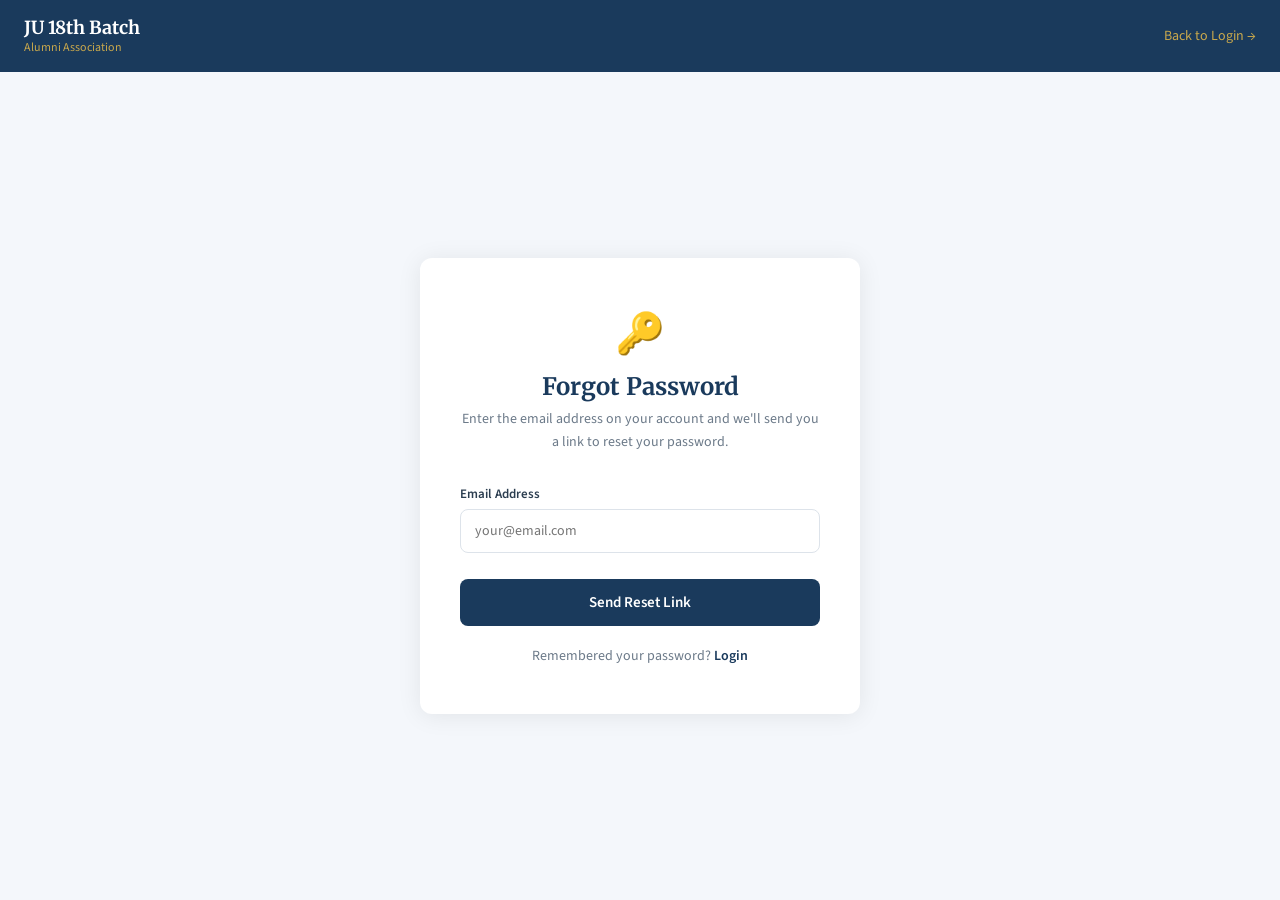
<file: frontend/pages/forgot-password.html>
<!DOCTYPE html>
<html lang="en">
<head>
<meta charset="UTF-8">
<meta name="viewport" content="width=device-width, initial-scale=1.0">
<title>Forgot Password — JU 18th Batch Alumni</title>
<link href="https://fonts.googleapis.com/css2?family=Merriweather:wght@400;700&family=Source+Sans+3:wght@400;500;600&display=swap" rel="stylesheet">
<style>
:root { --navy: #1a3a5c; --gold: #c9a84c; --light: #f4f7fb; --white: #fff; --text: #2c3e50; --muted: #6c7a89; --error: #e74c3c; --success: #27ae60; --border: #dde3ea; --radius: 8px; }
* { margin: 0; padding: 0; box-sizing: border-box; }
body { font-family: 'Source Sans 3', sans-serif; background: var(--light); min-height: 100vh; display: flex; flex-direction: column; }
.header { background: var(--navy); padding: 16px 24px; display: flex; align-items: center; justify-content: space-between; }
.header-logo { display: flex; align-items: center; gap: 12px; text-decoration: none; }
.logo-text h1 { font-family: 'Merriweather', serif; color: var(--white); font-size: 18px; }
.logo-text p { color: var(--gold); font-size: 12px; }
.back-link { color: var(--gold); text-decoration: none; font-size: 14px; }
.main { flex: 1; display: flex; align-items: center; justify-content: center; padding: 40px 20px; }
.box { background: var(--white); border-radius: 12px; padding: 48px 40px; box-shadow: 0 2px 24px rgba(0,0,0,0.08); width: 100%; max-width: 440px; }
.icon { text-align: center; margin-bottom: 8px; font-size: 40px; }
.title { font-family: 'Merriweather', serif; font-size: 24px; color: var(--navy); text-align: center; margin-bottom: 6px; }
.sub { text-align: center; color: var(--muted); font-size: 14px; margin-bottom: 32px; line-height: 1.6; }
.field { display: flex; flex-direction: column; gap: 6px; margin-bottom: 18px; }
.field label { font-size: 13px; font-weight: 600; color: var(--text); }
.field input { padding: 11px 14px; border: 1.5px solid var(--border); border-radius: var(--radius); font-family: inherit; font-size: 14px; outline: none; transition: border-color 0.2s; }
.field input:focus { border-color: var(--navy); }
.btn { width: 100%; padding: 13px; background: var(--navy); color: var(--white); border: none; border-radius: var(--radius); font-family: inherit; font-size: 15px; font-weight: 600; cursor: pointer; transition: background 0.2s; margin-top: 8px; }
.btn:hover { background: #122840; }
.btn:disabled { background: var(--muted); cursor: not-allowed; }
.alert { padding: 12px 16px; border-radius: var(--radius); font-size: 13px; margin-bottom: 16px; display: none; }
.alert.error { background: #fdecea; color: var(--error); border: 1px solid #f5c6c2; display: block; }
.alert.success { background: #eafaf1; color: var(--success); border: 1px solid #c3e6cb; display: block; }
.back-row { text-align: center; margin-top: 20px; font-size: 14px; color: var(--muted); }
.back-row a { color: var(--navy); font-weight: 600; text-decoration: none; }
.back-row a:hover { text-decoration: underline; }
.success-screen { text-align: center; display: none; }
.success-screen .icon { font-size: 48px; margin-bottom: 12px; }
.success-screen p { color: var(--muted); line-height: 1.7; font-size: 14px; margin-bottom: 20px; }
@media (max-width: 480px) {
    .main { padding: 20px 14px; }
    .box { padding: 28px 22px; }
}
</style>
</head>
<body>
<header class="header">
    <a href="/index.html" class="header-logo">
        <div class="logo-text">
            <h1>JU 18th Batch</h1>
            <p>Alumni Association</p>
        </div>
    </a>
    <a href="/pages/login.html" class="back-link">Back to Login →</a>
</header>

<main class="main">
    <div class="box">
        <div id="form-view">
            <div class="icon">🔑</div>
            <h2 class="title">Forgot Password</h2>
            <p class="sub">Enter the email address on your account and we'll send you a link to reset your password.</p>

            <div id="alert" class="alert"></div>

            <div class="field">
                <label>Email Address</label>
                <input type="email" id="email" placeholder="your@email.com" onkeydown="if(event.key==='Enter')doSubmit()">
            </div>

            <button class="btn" id="submit-btn" onclick="doSubmit()">Send Reset Link</button>

            <div class="back-row">Remembered your password? <a href="/pages/login.html">Login</a></div>
        </div>

        <div class="success-screen" id="success-screen">
            <div class="icon">📧</div>
            <h2 class="title">Check Your Email</h2>
            <p>If that email is registered and approved, a password reset link has been sent. The link expires in 24 hours.</p>
            <div class="back-row"><a href="/pages/login.html">Back to Login</a></div>
        </div>
    </div>
</main>

<script>
var API_BASE = 'https://ju18-alumni-production.up.railway.app';

function doSubmit() {
    var email = document.getElementById('email').value.trim();
    var btn = document.getElementById('submit-btn');
    var alertEl = document.getElementById('alert');

    if (!email || !/\S+@\S+\.\S+/.test(email)) {
        alertEl.className = 'alert error';
        alertEl.textContent = 'Please enter a valid email address.';
        return;
    }

    btn.disabled = true;
    btn.textContent = 'Sending...';
    alertEl.className = 'alert';

    fetch(API_BASE + '/api/auth/forgot-password', {
        method: 'POST',
        headers: { 'Content-Type': 'application/json' },
        body: JSON.stringify({ email: email })
    })
    .then(function(res) {
        return res.json().then(function(data) {
            return { ok: res.ok, data: data };
        });
    })
    .then(function(result) {
        if (result.ok) {
            document.getElementById('form-view').style.display = 'none';
            document.getElementById('success-screen').style.display = 'block';
        } else {
            alertEl.className = 'alert error';
            alertEl.textContent = result.data.detail || 'Something went wrong. Please try again.';
            btn.disabled = false;
            btn.textContent = 'Send Reset Link';
        }
    })
    .catch(function() {
        alertEl.className = 'alert error';
        alertEl.textContent = 'Network error. Please try again.';
        btn.disabled = false;
        btn.textContent = 'Send Reset Link';
    });
}
</script>
</body>
</html>
</file>
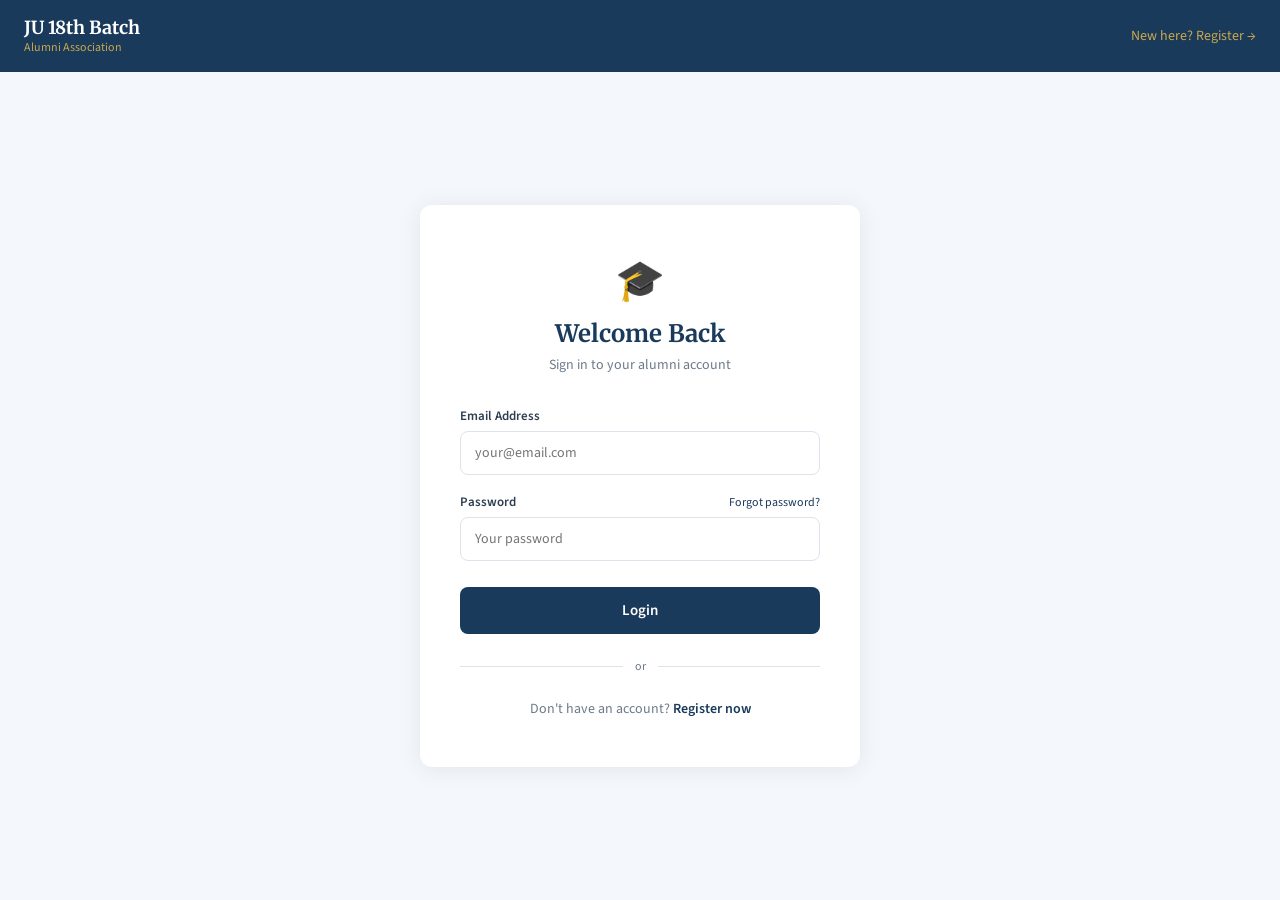
<file: frontend/pages/login.html>
<!DOCTYPE html>
<html lang="en">
<head>
<meta charset="UTF-8">
<meta name="viewport" content="width=device-width, initial-scale=1.0">
<title>Login — JU 18th Batch Alumni</title>
<link href="https://fonts.googleapis.com/css2?family=Merriweather:wght@400;700&family=Source+Sans+3:wght@400;500;600&display=swap" rel="stylesheet">
<style>
:root { --navy: #1a3a5c; --gold: #c9a84c; --light: #f4f7fb; --white: #fff; --text: #2c3e50; --muted: #6c7a89; --error: #e74c3c; --success: #27ae60; --border: #dde3ea; --radius: 8px; }
* { margin: 0; padding: 0; box-sizing: border-box; }
body { font-family: 'Source Sans 3', sans-serif; background: var(--light); min-height: 100vh; display: flex; flex-direction: column; }
.header { background: var(--navy); padding: 16px 24px; display: flex; align-items: center; justify-content: space-between; }
.header-logo { display: flex; align-items: center; gap: 12px; text-decoration: none; }
.logo-text h1 { font-family: 'Merriweather', serif; color: var(--white); font-size: 18px; }
.logo-text p { color: var(--gold); font-size: 12px; }
.back-link { color: var(--gold); text-decoration: none; font-size: 14px; }
.main { flex: 1; display: flex; align-items: center; justify-content: center; padding: 40px 20px; }
.login-box { background: var(--white); border-radius: 12px; padding: 48px 40px; box-shadow: 0 2px 24px rgba(0,0,0,0.08); width: 100%; max-width: 440px; }
.login-icon { text-align: center; margin-bottom: 8px; font-size: 40px; }
.login-title { font-family: 'Merriweather', serif; font-size: 24px; color: var(--navy); text-align: center; margin-bottom: 6px; }
.login-sub { text-align: center; color: var(--muted); font-size: 14px; margin-bottom: 32px; }
.field { display: flex; flex-direction: column; gap: 6px; margin-bottom: 18px; }
.field label { font-size: 13px; font-weight: 600; color: var(--text); }
.field input { padding: 11px 14px; border: 1.5px solid var(--border); border-radius: var(--radius); font-family: inherit; font-size: 14px; outline: none; transition: border-color 0.2s; }
.field input:focus { border-color: var(--navy); }
.field-row { display: flex; justify-content: space-between; align-items: center; }
.forgot-link { font-size: 12px; color: var(--navy); text-decoration: none; }
.forgot-link:hover { text-decoration: underline; }
.btn-login { width: 100%; padding: 13px; background: var(--navy); color: var(--white); border: none; border-radius: var(--radius); font-family: inherit; font-size: 15px; font-weight: 600; cursor: pointer; transition: background 0.2s; margin-top: 8px; }
.btn-login:hover { background: #122840; }
.btn-login:disabled { background: var(--muted); cursor: not-allowed; }
.divider { display: flex; align-items: center; gap: 12px; margin: 24px 0; }
.divider::before, .divider::after { content: ''; flex: 1; height: 1px; background: var(--border); }
.divider span { font-size: 12px; color: var(--muted); }
.register-link { text-align: center; font-size: 14px; color: var(--muted); }
.register-link a { color: var(--navy); font-weight: 600; text-decoration: none; }
.register-link a:hover { text-decoration: underline; }
.alert { padding: 12px 16px; border-radius: var(--radius); font-size: 13px; margin-bottom: 16px; display: none; }
.alert.error { background: #fdecea; color: var(--error); border: 1px solid #f5c6c2; display: block; }
.alert.success { background: #eafaf1; color: var(--success); border: 1px solid #c3e6cb; display: block; }
.verified-banner { background: #eafaf1; border: 1px solid #c3e6cb; color: var(--success); padding: 12px 16px; border-radius: var(--radius); font-size: 13px; margin-bottom: 16px; text-align: center; display: none; }
@media (max-width: 480px) {
    .main { padding: 20px 14px; }
    .login-box { padding: 28px 22px; }
}
</style>
</head>
<body>
<header class="header">
    <a href="/index.html" class="header-logo">
        <div class="logo-text">
            <h1>JU 18th Batch</h1>
            <p>Alumni Association</p>
        </div>
    </a>
    <a href="/pages/register.html" class="back-link">New here? Register →</a>
</header>

<main class="main">
    <div class="login-box">
        <div class="login-icon">🎓</div>
        <h2 class="login-title">Welcome Back</h2>
        <p class="login-sub">Sign in to your alumni account</p>

        <div id="verified-banner" class="verified-banner">✅ Email verified successfully! You can now login.</div>
        <div id="alert" class="alert"></div>

        <div class="field">
            <label>Email Address</label>
            <input type="email" id="email" placeholder="your@email.com" onkeydown="if(event.key==='Enter')doLogin()">
        </div>

        <div class="field">
            <div class="field-row">
                <label>Password</label>
                <a href="/pages/forgot-password.html" class="forgot-link">Forgot password?</a>
            </div>
            <input type="password" id="password" placeholder="Your password" onkeydown="if(event.key==='Enter')doLogin()">
        </div>

        <button class="btn-login" id="login-btn" onclick="doLogin()">Login</button>

        <div class="divider"><span>or</span></div>
        <div class="register-link">Don't have an account? <a href="/pages/register.html">Register now</a></div>
    </div>
</main>

<script>
var API_BASE = 'https://ju18-alumni-production.up.railway.app';

var params = new URLSearchParams(window.location.search);
if (params.get('verified') === 'true') {
    document.getElementById('verified-banner').style.display = 'block';
}
var redirectParam = params.get('redirect');
var eventIdParam = params.get('eventId');

if (localStorage.getItem('access_token')) {
    if (redirectParam === 'event' && eventIdParam) {
        window.location.href = API_BASE + '/pages/dashboard.html?event=' + eventIdParam;
    } else {
        window.location.href = API_BASE + '/admin/dashboard.html';
    }
}

function doLogin() {
    var email = document.getElementById('email').value.trim();
    var password = document.getElementById('password').value;
    var btn = document.getElementById('login-btn');
    var alertEl = document.getElementById('alert');

    if (!email || !password) {
        alertEl.className = 'alert error';
        alertEl.textContent = 'Please enter your email and password.';
        return;
    }

    btn.disabled = true;
    btn.textContent = 'Signing in...';
    alertEl.className = 'alert';

    fetch(API_BASE + '/api/auth/login', {
        method: 'POST',
        headers: { 'Content-Type': 'application/json' },
        body: JSON.stringify({ email: email, password: password })
    })
    .then(function(res) {
        return res.json().then(function(data) {
            return { ok: res.ok, data: data };
        });
    })
    .then(function(result) {
        if (result.ok) {
            localStorage.setItem('access_token', result.data.access_token);
            localStorage.setItem('refresh_token', result.data.refresh_token);
            localStorage.setItem('user', JSON.stringify(result.data.user));
            var role = result.data.user.role;
            var status = result.data.user.registration_status;
            if (role === 'admin' || role === 'super_admin') {
                window.location.href = API_BASE + '/admin/dashboard.html';
            } else if (status === 'approved') {
                window.location.href = (redirectParam === 'event' && eventIdParam)
                    ? API_BASE + '/pages/dashboard.html?event=' + eventIdParam
                    : API_BASE + '/pages/dashboard.html';
            } else {
                window.location.href = API_BASE + '/pages/pending.html';
            }
        } else {
            alertEl.className = 'alert error';
            alertEl.textContent = result.data.detail || 'Login failed. Please check your credentials.';
            btn.disabled = false;
            btn.textContent = 'Login';
        }
    })
    .catch(function() {
        alertEl.className = 'alert error';
        alertEl.textContent = 'Network error. Please try again.';
        btn.disabled = false;
        btn.textContent = 'Login';
    });
}
</script>
</body>
</html>
</file>
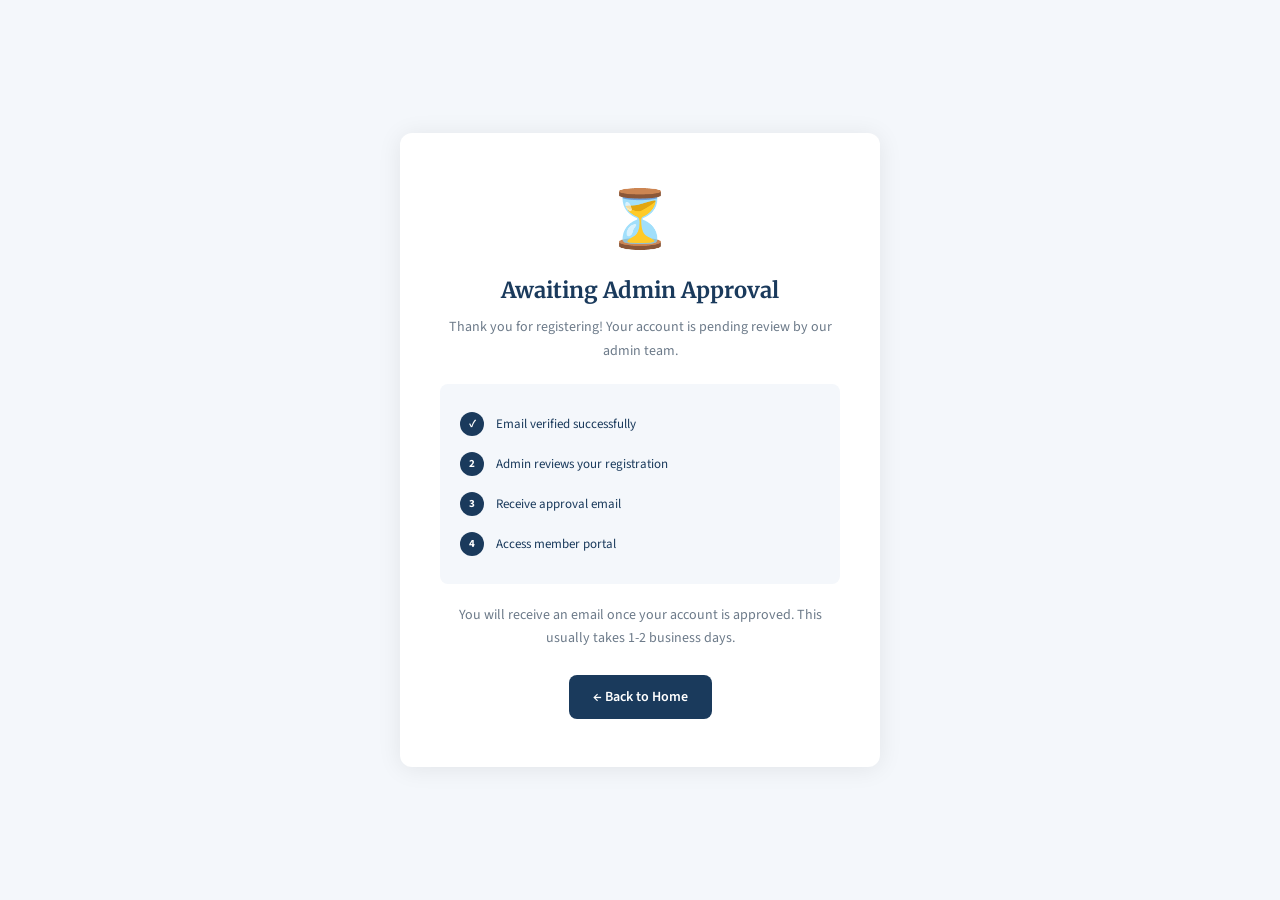
<file: frontend/pages/pending.html>
<!DOCTYPE html>
<html lang="en">
<head>
<meta charset="UTF-8">
<meta name="viewport" content="width=device-width, initial-scale=1.0">
<title>Pending Approval — JU 18th Batch Alumni</title>
<link href="https://fonts.googleapis.com/css2?family=Merriweather:wght@400;700&family=Source+Sans+3:wght@400;500;600&display=swap" rel="stylesheet">
<style>
:root { --navy: #1a3a5c; --gold: #c9a84c; --light: #f4f7fb; --white: #fff; --muted: #6c7a89; }
* { margin: 0; padding: 0; box-sizing: border-box; }
body { font-family: 'Source Sans 3', sans-serif; background: var(--light); min-height: 100vh; display: flex; flex-direction: column; align-items: center; justify-content: center; }
.box { background: var(--white); border-radius: 12px; padding: 48px 40px; box-shadow: 0 2px 24px rgba(0,0,0,0.08); max-width: 480px; width: 90%; text-align: center; }
.icon { font-size: 56px; margin-bottom: 16px; }
h2 { font-family: 'Merriweather', serif; font-size: 22px; color: var(--navy); margin-bottom: 12px; }
p { color: var(--muted); font-size: 14px; line-height: 1.7; margin-bottom: 16px; }
.steps { background: var(--light); border-radius: 8px; padding: 20px; margin: 20px 0; text-align: left; }
.step { display: flex; align-items: center; gap: 12px; padding: 8px 0; font-size: 13px; color: var(--navy); }
.step-dot { width: 24px; height: 24px; border-radius: 50%; background: var(--navy); color: white; display: flex; align-items: center; justify-content: center; font-size: 11px; font-weight: 700; flex-shrink: 0; }
.btn { display: inline-block; padding: 12px 24px; background: var(--navy); color: var(--white); border-radius: 8px; text-decoration: none; font-weight: 600; font-size: 14px; margin-top: 8px; }
</style>
</head>
<body>
<div class="box">
    <div class="icon">⏳</div>
    <h2>Awaiting Admin Approval</h2>
    <p>Thank you for registering! Your account is pending review by our admin team.</p>
    <div class="steps">
        <div class="step"><div class="step-dot">✓</div> Email verified successfully</div>
        <div class="step"><div class="step-dot">2</div> Admin reviews your registration</div>
        <div class="step"><div class="step-dot">3</div> Receive approval email</div>
        <div class="step"><div class="step-dot">4</div> Access member portal</div>
    </div>
    <p>You will receive an email once your account is approved. This usually takes 1-2 business days.</p>
    <a href="/index.html" class="btn">← Back to Home</a>
</div>
</body>
</html>
</file>
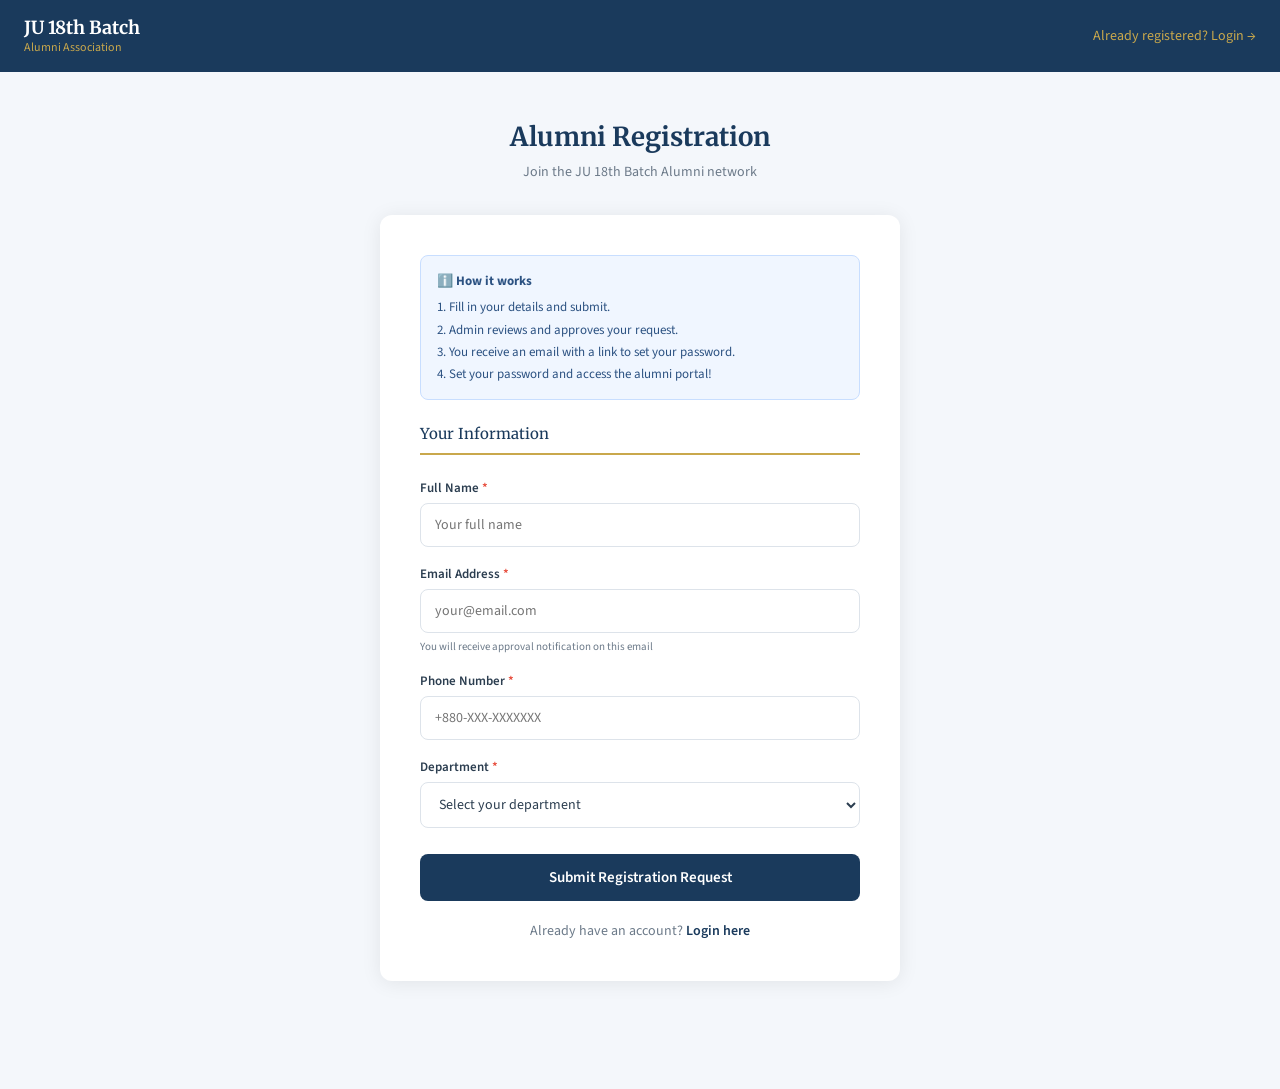
<file: frontend/pages/register.html>
<!DOCTYPE html>
<html lang="en">
<head>
<meta charset="UTF-8">
<meta name="viewport" content="width=device-width, initial-scale=1.0">
<title>Register — JU 18th Batch Alumni</title>
<link href="https://fonts.googleapis.com/css2?family=Merriweather:wght@400;700&family=Source+Sans+3:wght@400;500;600&display=swap" rel="stylesheet">
<style>
:root { --navy: #1a3a5c; --gold: #c9a84c; --light: #f4f7fb; --white: #fff; --text: #2c3e50; --muted: #6c7a89; --error: #e74c3c; --success: #27ae60; --border: #dde3ea; --radius: 8px; }
* { margin: 0; padding: 0; box-sizing: border-box; }
body { font-family: 'Source Sans 3', sans-serif; background: var(--light); color: var(--text); min-height: 100vh; }
.header { background: var(--navy); padding: 16px 24px; display: flex; align-items: center; justify-content: space-between; }
.logo-text h1 { font-family: 'Merriweather', serif; color: var(--white); font-size: 18px; }
.logo-text p { color: var(--gold); font-size: 12px; }
.back-link { color: var(--gold); text-decoration: none; font-size: 14px; }
.main { max-width: 560px; margin: 48px auto; padding: 0 20px 60px; }
.page-title { text-align: center; margin-bottom: 32px; }
.page-title h2 { font-family: 'Merriweather', serif; font-size: 26px; color: var(--navy); }
.page-title p { color: var(--muted); margin-top: 8px; font-size: 14px; line-height: 1.6; }
.form-card { background: var(--white); border-radius: 12px; padding: 40px; box-shadow: 0 2px 20px rgba(0,0,0,0.08); }
.form-title { font-family: 'Merriweather', serif; font-size: 15px; color: var(--navy); margin-bottom: 24px; padding-bottom: 10px; border-bottom: 2px solid var(--gold); }
.info-box { background: #f0f6ff; border: 1px solid #c8deff; border-radius: var(--radius); padding: 14px 16px; margin-bottom: 24px; font-size: 13px; color: #2c5282; line-height: 1.7; }
.info-box strong { display: block; margin-bottom: 4px; }
.field { display: flex; flex-direction: column; gap: 6px; margin-bottom: 18px; }
.field label { font-size: 13px; font-weight: 600; color: var(--text); }
.field label .req { color: var(--error); }
.field input, .field select { padding: 11px 14px; border: 1.5px solid var(--border); border-radius: var(--radius); font-family: inherit; font-size: 14px; color: var(--text); outline: none; transition: border-color 0.2s; background: var(--white); }
.field input:focus, .field select:focus { border-color: var(--navy); }
.field .hint { font-size: 11px; color: var(--muted); }
.field.error input, .field.error select { border-color: var(--error); }
.field .error-msg { font-size: 11px; color: var(--error); display: none; }
.field.error .error-msg { display: block; }
.btn-submit { width: 100%; padding: 13px; background: var(--navy); color: var(--white); border: none; border-radius: var(--radius); font-family: inherit; font-size: 15px; font-weight: 600; cursor: pointer; transition: background 0.2s; margin-top: 8px; }
.btn-submit:hover { background: #122840; }
.btn-submit:disabled { background: var(--muted); cursor: not-allowed; }
.alert { padding: 12px 16px; border-radius: var(--radius); font-size: 13px; margin-bottom: 20px; display: none; }
.alert.error { background: #fdecea; color: var(--error); border: 1px solid #f5c6c2; display: block; }
.login-row { text-align: center; margin-top: 20px; font-size: 14px; color: var(--muted); }
.login-row a { color: var(--navy); font-weight: 600; text-decoration: none; }
.success-screen { text-align: center; padding: 32px 16px; display: none; }
.success-screen .icon { font-size: 56px; margin-bottom: 16px; }
.success-screen h3 { font-family: 'Merriweather', serif; font-size: 22px; color: var(--navy); margin-bottom: 16px; }
.success-screen p { color: var(--muted); line-height: 1.7; margin-bottom: 8px; font-size: 14px; }
.success-screen .email-highlight { font-weight: 600; color: var(--navy); font-size: 15px; }
@media (max-width: 480px) {
    .main { margin: 24px auto; padding: 0 14px 40px; }
    .form-card { padding: 22px 18px; }
}
</style>
</head>
<body>
<header class="header">
    <div class="logo-text"><h1>JU 18th Batch</h1><p>Alumni Association</p></div>
    <a href="https://ju18-alumni-production.up.railway.app/pages/login.html" class="back-link">Already registered? Login →</a>
</header>
<main class="main">
    <div class="page-title">
        <h2>Alumni Registration</h2>
        <p>Join the JU 18th Batch Alumni network</p>
    </div>
    <div class="form-card">
        <div id="alert" class="alert"></div>
        <div id="reg-form">
            <div class="info-box">
                <strong>ℹ️ How it works</strong>
                1. Fill in your details and submit.<br>
                2. Admin reviews and approves your request.<br>
                3. You receive an email with a link to set your password.<br>
                4. Set your password and access the alumni portal!
            </div>
            <div class="form-title">Your Information</div>
            <div class="field" id="f-full_name">
                <label>Full Name <span class="req">*</span></label>
                <input type="text" id="full_name" placeholder="Your full name">
                <span class="error-msg">Full name is required</span>
            </div>
            <div class="field" id="f-email">
                <label>Email Address <span class="req">*</span></label>
                <input type="email" id="email" placeholder="your@email.com">
                <span class="hint">You will receive approval notification on this email</span>
                <span class="error-msg">Valid email address is required</span>
            </div>
            <div class="field" id="f-phone">
                <label>Phone Number <span class="req">*</span></label>
                <input type="tel" id="phone" placeholder="+880-XXX-XXXXXXX">
                <span class="error-msg">Phone number is required</span>
            </div>
            <div class="field" id="f-department">
                <label>Department <span class="req">*</span></label>
                <select id="department">
                    <option value="">Select your department</option>
                    <option>Bangla</option>
                    <option>English</option>
                    <option>History</option>
                    <option>Philosophy</option>
                    <option>Dramatics</option>
                    <option>Statistics</option>
                    <option>Mathematics</option>
                    <option>Physics</option>
                    <option>Chemistry</option>
                    <option>Economics</option>
                    <option>Geography</option>
                    <option>Government &amp; Politics</option>
                    <option>Anthropology</option>
                    <option>Geology</option>
                    <option>Zoology</option>
                    <option>Botany</option>
                    <option>Pharmacy</option>
                </select>
                <span class="error-msg">Please select your department</span>
            </div>
            <button class="btn-submit" id="submit-btn" onclick="submitRegistration()">Submit Registration Request</button>
            <div class="login-row">Already have an account? <a href="https://ju18-alumni-production.up.railway.app/pages/login.html">Login here</a></div>
        </div>
        <div class="success-screen" id="success-screen">
            <div class="icon">✅</div>
            <h3>Registration Submitted!</h3>
            <p>Your request has been received for</p>
            <p class="email-highlight" id="success-email"></p>
            <br>
            <p>An admin will review your request shortly.<br>Once approved, you will receive an email with a link to <strong>set your password</strong> and access the alumni portal.</p>
        </div>
    </div>
</main>
<script>
var API_BASE = 'https://ju18-alumni-production.up.railway.app';
function submitRegistration() {
    var full_name = document.getElementById('full_name').value.trim();
    var email = document.getElementById('email').value.trim();
    var phone = document.getElementById('phone').value.trim();
    var department = document.getElementById('department').value;
    var valid = true;
    if (!full_name) { document.getElementById('f-full_name').classList.add('error'); valid = false; } else document.getElementById('f-full_name').classList.remove('error');
    if (!email || !/\S+@\S+\.\S+/.test(email)) { document.getElementById('f-email').classList.add('error'); valid = false; } else document.getElementById('f-email').classList.remove('error');
    if (!phone) { document.getElementById('f-phone').classList.add('error'); valid = false; } else document.getElementById('f-phone').classList.remove('error');
    if (!department) { document.getElementById('f-department').classList.add('error'); valid = false; } else document.getElementById('f-department').classList.remove('error');
    if (!valid) return;
    var btn = document.getElementById('submit-btn');
    btn.disabled = true;
    btn.textContent = 'Submitting...';
    document.getElementById('alert').className = 'alert';
    fetch(API_BASE + '/api/auth/register', {
        method: 'POST',
        headers: { 'Content-Type': 'application/json' },
        body: JSON.stringify({ full_name: full_name, email: email, phone: phone, department: department })
    })
    .then(function(res) { return res.json().then(function(d) { return { ok: res.ok, data: d }; }); })
    .then(function(result) {
        if (result.ok) {
            document.getElementById('success-email').textContent = email;
            document.getElementById('reg-form').style.display = 'none';
            document.getElementById('alert').style.display = 'none';
            document.getElementById('success-screen').style.display = 'block';
        } else {
            var alertEl = document.getElementById('alert');
            alertEl.className = 'alert error';
            alertEl.textContent = result.data.detail || 'Registration failed. Please try again.';
            btn.disabled = false;
            btn.textContent = 'Submit Registration Request';
        }
    })
    .catch(function() {
        var alertEl = document.getElementById('alert');
        alertEl.className = 'alert error';
        alertEl.textContent = 'Network error. Please check your connection.';
        btn.disabled = false;
        btn.textContent = 'Submit Registration Request';
    });
}
</script>
</body>
</html>
</file>
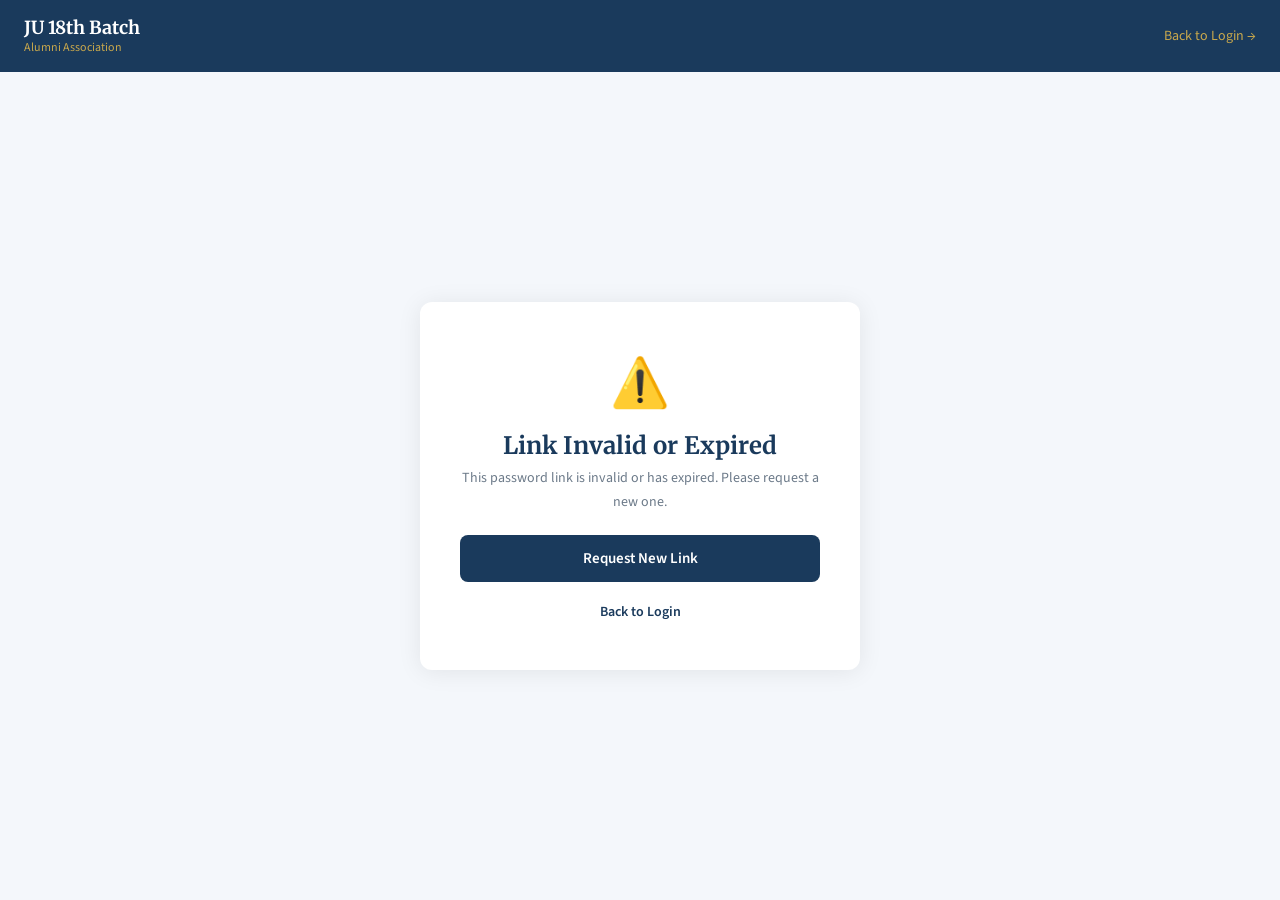
<file: frontend/pages/set-password.html>
<!DOCTYPE html>
<html lang="en">
<head>
<meta charset="UTF-8">
<meta name="viewport" content="width=device-width, initial-scale=1.0">
<title>Set Password — JU 18th Batch Alumni</title>
<link href="https://fonts.googleapis.com/css2?family=Merriweather:wght@400;700&family=Source+Sans+3:wght@400;500;600&display=swap" rel="stylesheet">
<style>
:root { --navy: #1a3a5c; --gold: #c9a84c; --light: #f4f7fb; --white: #fff; --text: #2c3e50; --muted: #6c7a89; --error: #e74c3c; --success: #27ae60; --border: #dde3ea; --radius: 8px; }
* { margin: 0; padding: 0; box-sizing: border-box; }
body { font-family: 'Source Sans 3', sans-serif; background: var(--light); min-height: 100vh; display: flex; flex-direction: column; }
.header { background: var(--navy); padding: 16px 24px; display: flex; align-items: center; justify-content: space-between; }
.header-logo { display: flex; align-items: center; gap: 12px; text-decoration: none; }
.logo-text h1 { font-family: 'Merriweather', serif; color: var(--white); font-size: 18px; }
.logo-text p { color: var(--gold); font-size: 12px; }
.back-link { color: var(--gold); text-decoration: none; font-size: 14px; }
.main { flex: 1; display: flex; align-items: center; justify-content: center; padding: 40px 20px; }
.box { background: var(--white); border-radius: 12px; padding: 48px 40px; box-shadow: 0 2px 24px rgba(0,0,0,0.08); width: 100%; max-width: 440px; }
.icon { text-align: center; margin-bottom: 8px; font-size: 40px; }
.title { font-family: 'Merriweather', serif; font-size: 24px; color: var(--navy); text-align: center; margin-bottom: 6px; }
.sub { text-align: center; color: var(--muted); font-size: 14px; margin-bottom: 32px; line-height: 1.6; }
.field { display: flex; flex-direction: column; gap: 6px; margin-bottom: 18px; }
.field label { font-size: 13px; font-weight: 600; color: var(--text); }
.field input { padding: 11px 14px; border: 1.5px solid var(--border); border-radius: var(--radius); font-family: inherit; font-size: 14px; outline: none; transition: border-color 0.2s; }
.field input:focus { border-color: var(--navy); }
.field .hint { font-size: 11px; color: var(--muted); }
.btn { width: 100%; padding: 13px; background: var(--navy); color: var(--white); border: none; border-radius: var(--radius); font-family: inherit; font-size: 15px; font-weight: 600; cursor: pointer; transition: background 0.2s; margin-top: 8px; }
.btn:hover { background: #122840; }
.btn:disabled { background: var(--muted); cursor: not-allowed; }
.alert { padding: 12px 16px; border-radius: var(--radius); font-size: 13px; margin-bottom: 16px; display: none; }
.alert.error { background: #fdecea; color: var(--error); border: 1px solid #f5c6c2; display: block; }
.alert.success { background: #eafaf1; color: var(--success); border: 1px solid #c3e6cb; display: block; }
.back-row { text-align: center; margin-top: 20px; font-size: 14px; color: var(--muted); }
.back-row a { color: var(--navy); font-weight: 600; text-decoration: none; }
.back-row a:hover { text-decoration: underline; }
.success-screen { text-align: center; display: none; }
.success-screen .icon { font-size: 48px; margin-bottom: 12px; }
.success-screen p { color: var(--muted); line-height: 1.7; font-size: 14px; margin-bottom: 20px; }
.invalid-screen { text-align: center; display: none; }
.invalid-screen .icon { font-size: 48px; margin-bottom: 12px; }
.invalid-screen p { color: var(--muted); line-height: 1.7; font-size: 14px; margin-bottom: 20px; }
@media (max-width: 480px) {
    .main { padding: 20px 14px; }
    .box { padding: 28px 22px; }
}
</style>
</head>
<body>
<header class="header">
    <a href="/index.html" class="header-logo">
        <div class="logo-text">
            <h1>JU 18th Batch</h1>
            <p>Alumni Association</p>
        </div>
    </a>
    <a href="/pages/login.html" class="back-link">Back to Login →</a>
</header>

<main class="main">
    <div class="box">
        <div id="form-view">
            <div class="icon">🔒</div>
            <h2 class="title">Set Your Password</h2>
            <p class="sub" id="sub-text">Choose a password to secure your account.</p>

            <div id="alert" class="alert"></div>

            <div class="field">
                <label>New Password</label>
                <input type="password" id="new_password" placeholder="At least 6 characters" onkeydown="if(event.key==='Enter')doSubmit()">
            </div>

            <div class="field">
                <label>Confirm Password</label>
                <input type="password" id="confirm_password" placeholder="Re-enter your password" onkeydown="if(event.key==='Enter')doSubmit()">
                <span class="hint">Must match the password above</span>
            </div>

            <button class="btn" id="submit-btn" onclick="doSubmit()">Set Password</button>
        </div>

        <div class="success-screen" id="success-screen">
            <div class="icon">✅</div>
            <h2 class="title">Password Set!</h2>
            <p>Your password has been saved. You can now log in with your new password.</p>
            <a href="/pages/login.html" class="btn" style="display:block;text-decoration:none;text-align:center;">Go to Login</a>
        </div>

        <div class="invalid-screen" id="invalid-screen">
            <div class="icon">⚠️</div>
            <h2 class="title">Link Invalid or Expired</h2>
            <p>This password link is invalid or has expired. Please request a new one.</p>
            <a href="/pages/forgot-password.html" class="btn" style="display:block;text-decoration:none;text-align:center;">Request New Link</a>
            <div class="back-row"><a href="/pages/login.html">Back to Login</a></div>
        </div>
    </div>
</main>

<script>
var API_BASE = 'https://ju18-alumni-production.up.railway.app';

var params = new URLSearchParams(window.location.search);
var token = params.get('token');

if (!token) {
    document.getElementById('form-view').style.display = 'none';
    document.getElementById('invalid-screen').style.display = 'block';
}

function doSubmit() {
    var newPassword = document.getElementById('new_password').value;
    var confirmPassword = document.getElementById('confirm_password').value;
    var btn = document.getElementById('submit-btn');
    var alertEl = document.getElementById('alert');

    if (!newPassword || newPassword.length < 6) {
        alertEl.className = 'alert error';
        alertEl.textContent = 'Password must be at least 6 characters.';
        return;
    }
    if (newPassword !== confirmPassword) {
        alertEl.className = 'alert error';
        alertEl.textContent = 'Passwords do not match.';
        return;
    }

    btn.disabled = true;
    btn.textContent = 'Saving...';
    alertEl.className = 'alert';

    fetch(API_BASE + '/api/auth/reset-password', {
        method: 'POST',
        headers: { 'Content-Type': 'application/json' },
        body: JSON.stringify({ token: token, new_password: newPassword })
    })
    .then(function(res) {
        return res.json().then(function(data) {
            return { ok: res.ok, data: data };
        });
    })
    .then(function(result) {
        if (result.ok) {
            document.getElementById('form-view').style.display = 'none';
            document.getElementById('success-screen').style.display = 'block';
        } else {
            var detail = (result.data && result.data.detail) || '';
            if (detail.indexOf('Invalid or expired') !== -1) {
                document.getElementById('form-view').style.display = 'none';
                document.getElementById('invalid-screen').style.display = 'block';
            } else {
                alertEl.className = 'alert error';
                alertEl.textContent = detail || 'Something went wrong. Please try again.';
                btn.disabled = false;
                btn.textContent = 'Set Password';
            }
        }
    })
    .catch(function() {
        alertEl.className = 'alert error';
        alertEl.textContent = 'Network error. Please try again.';
        btn.disabled = false;
        btn.textContent = 'Set Password';
    });
}
</script>
</body>
</html>
</file>
